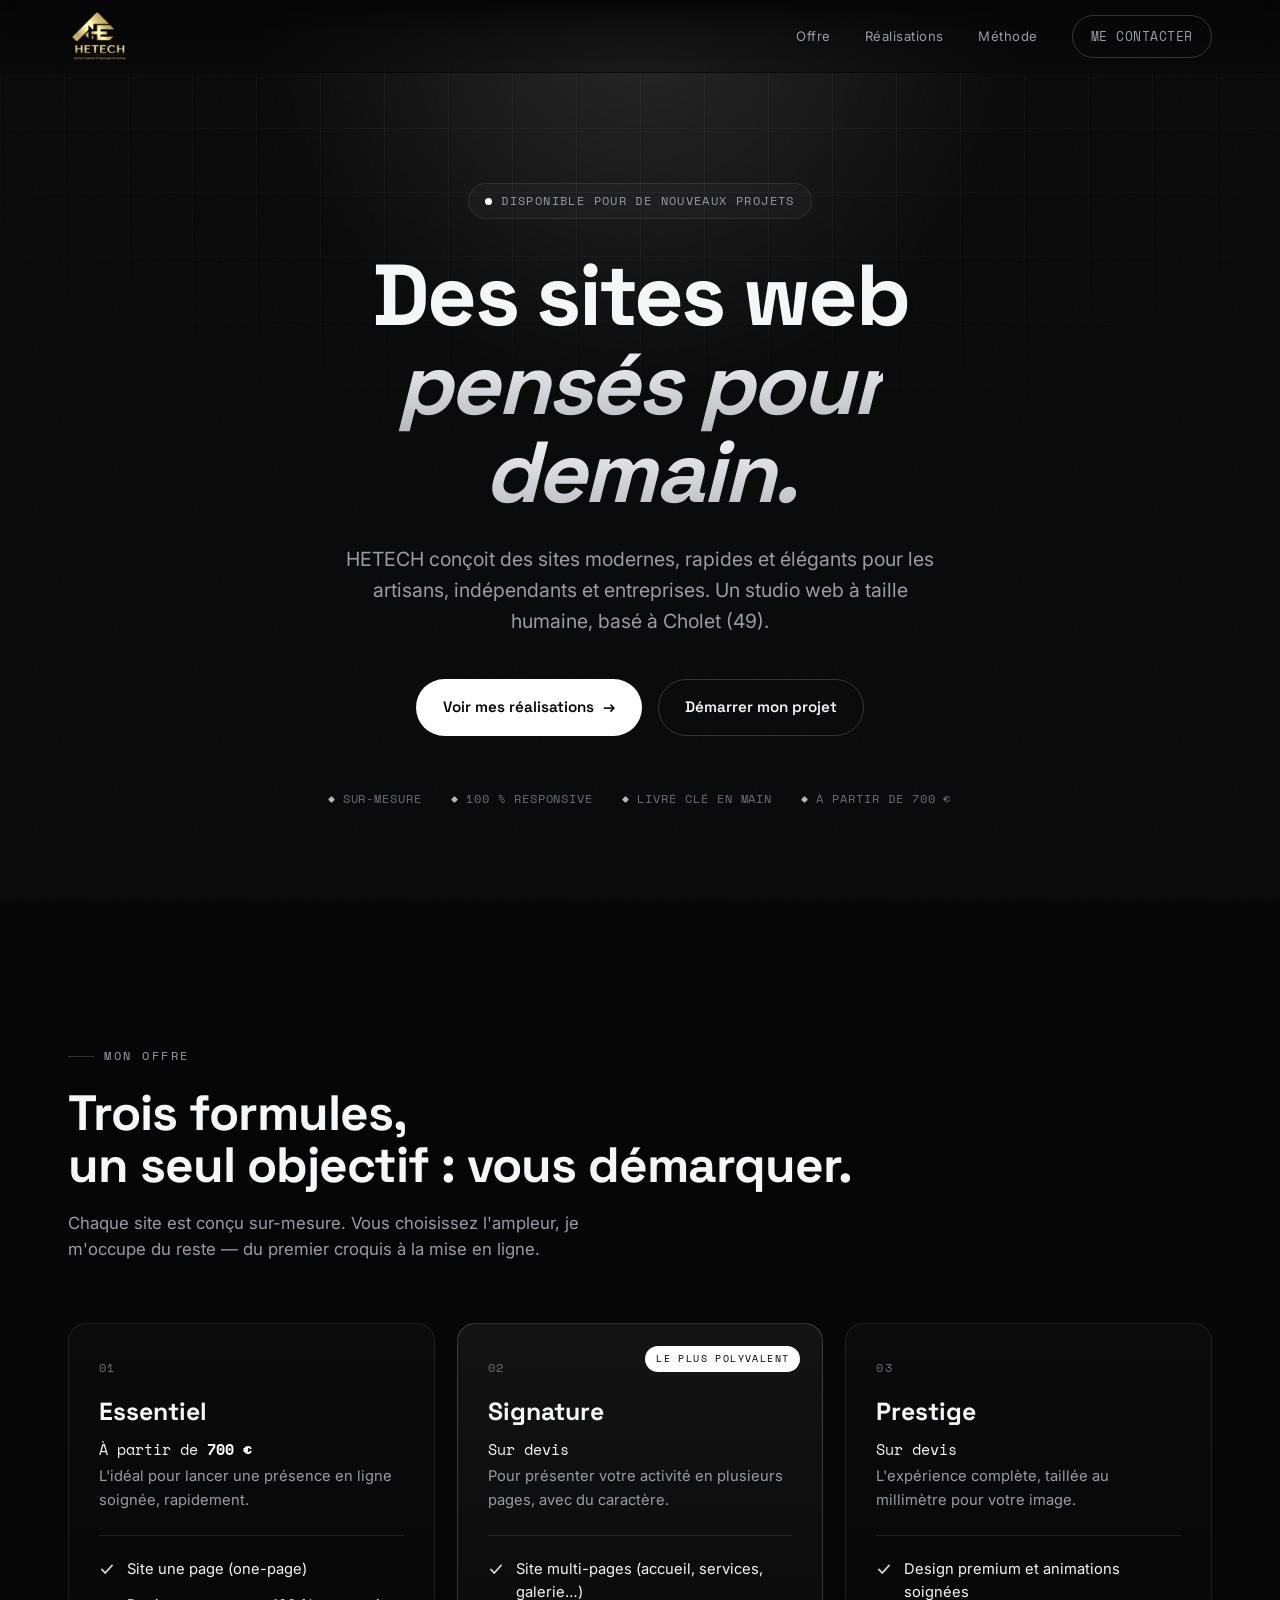
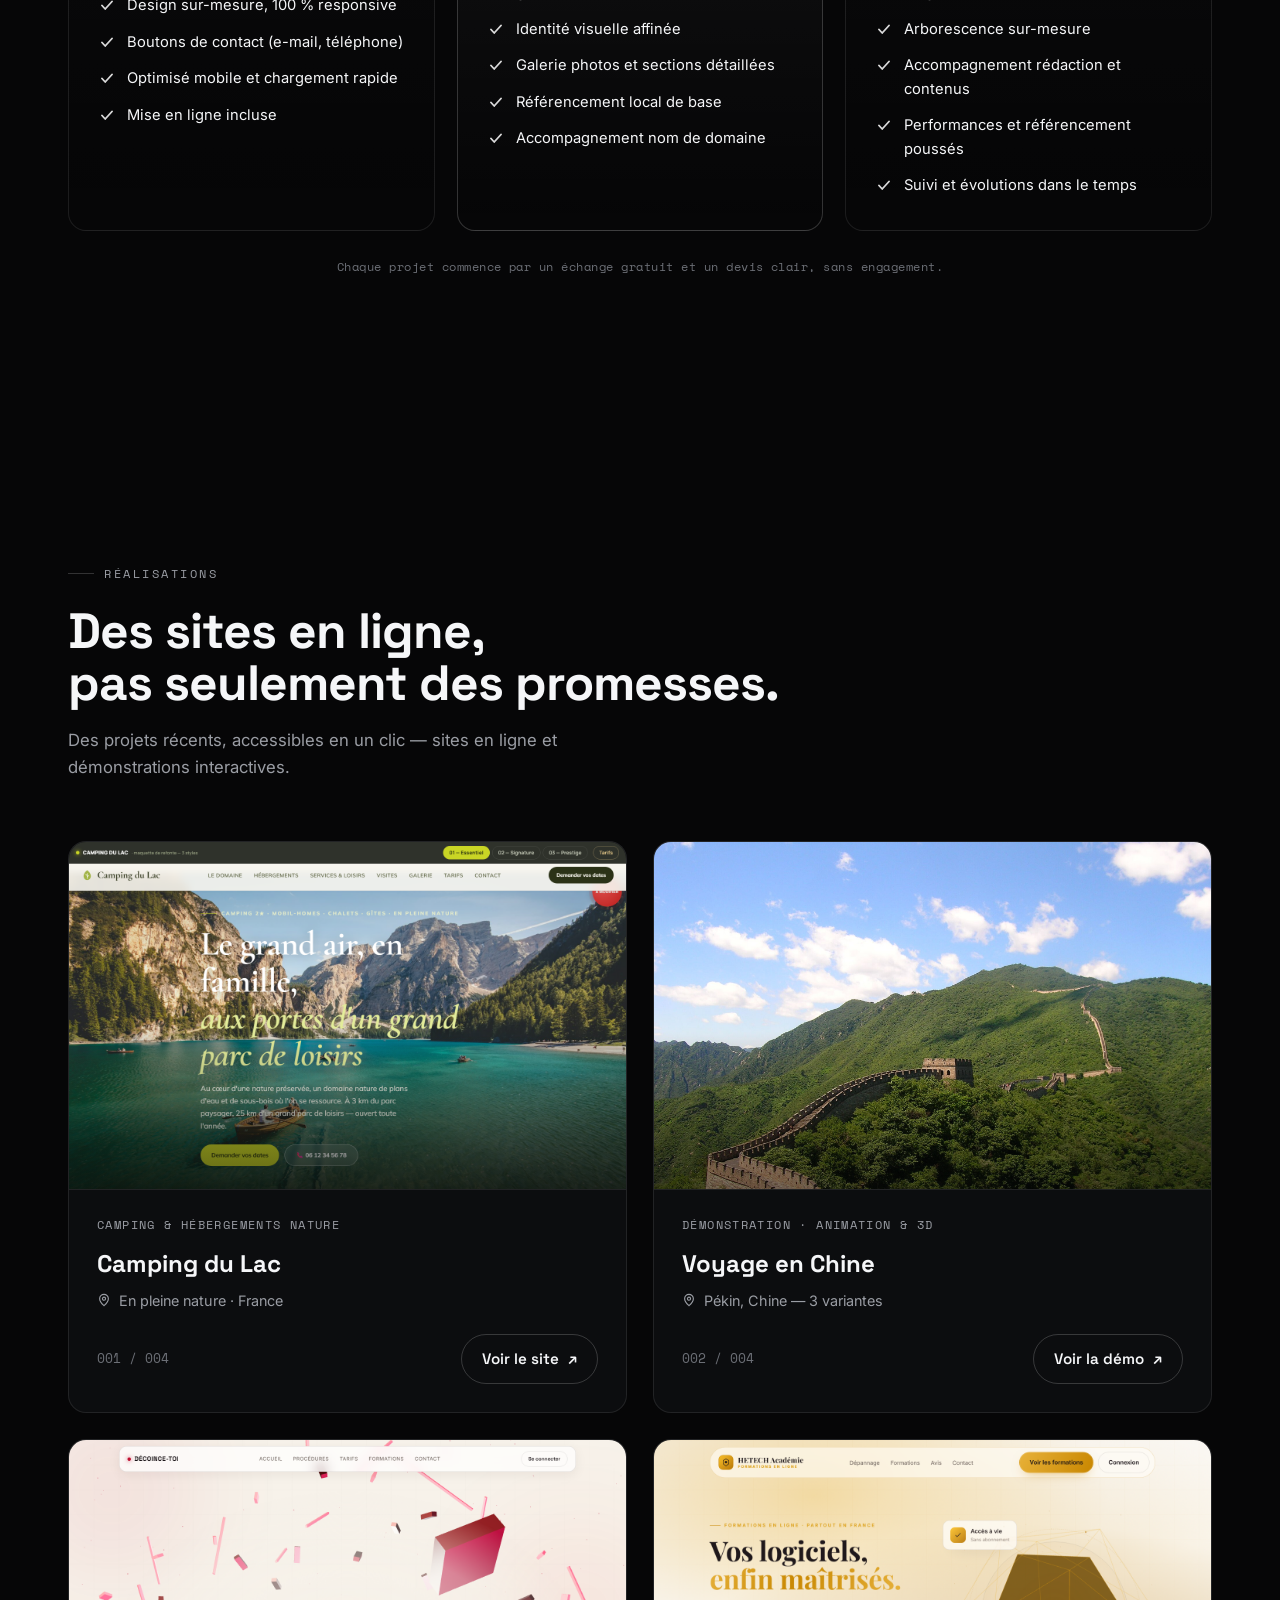
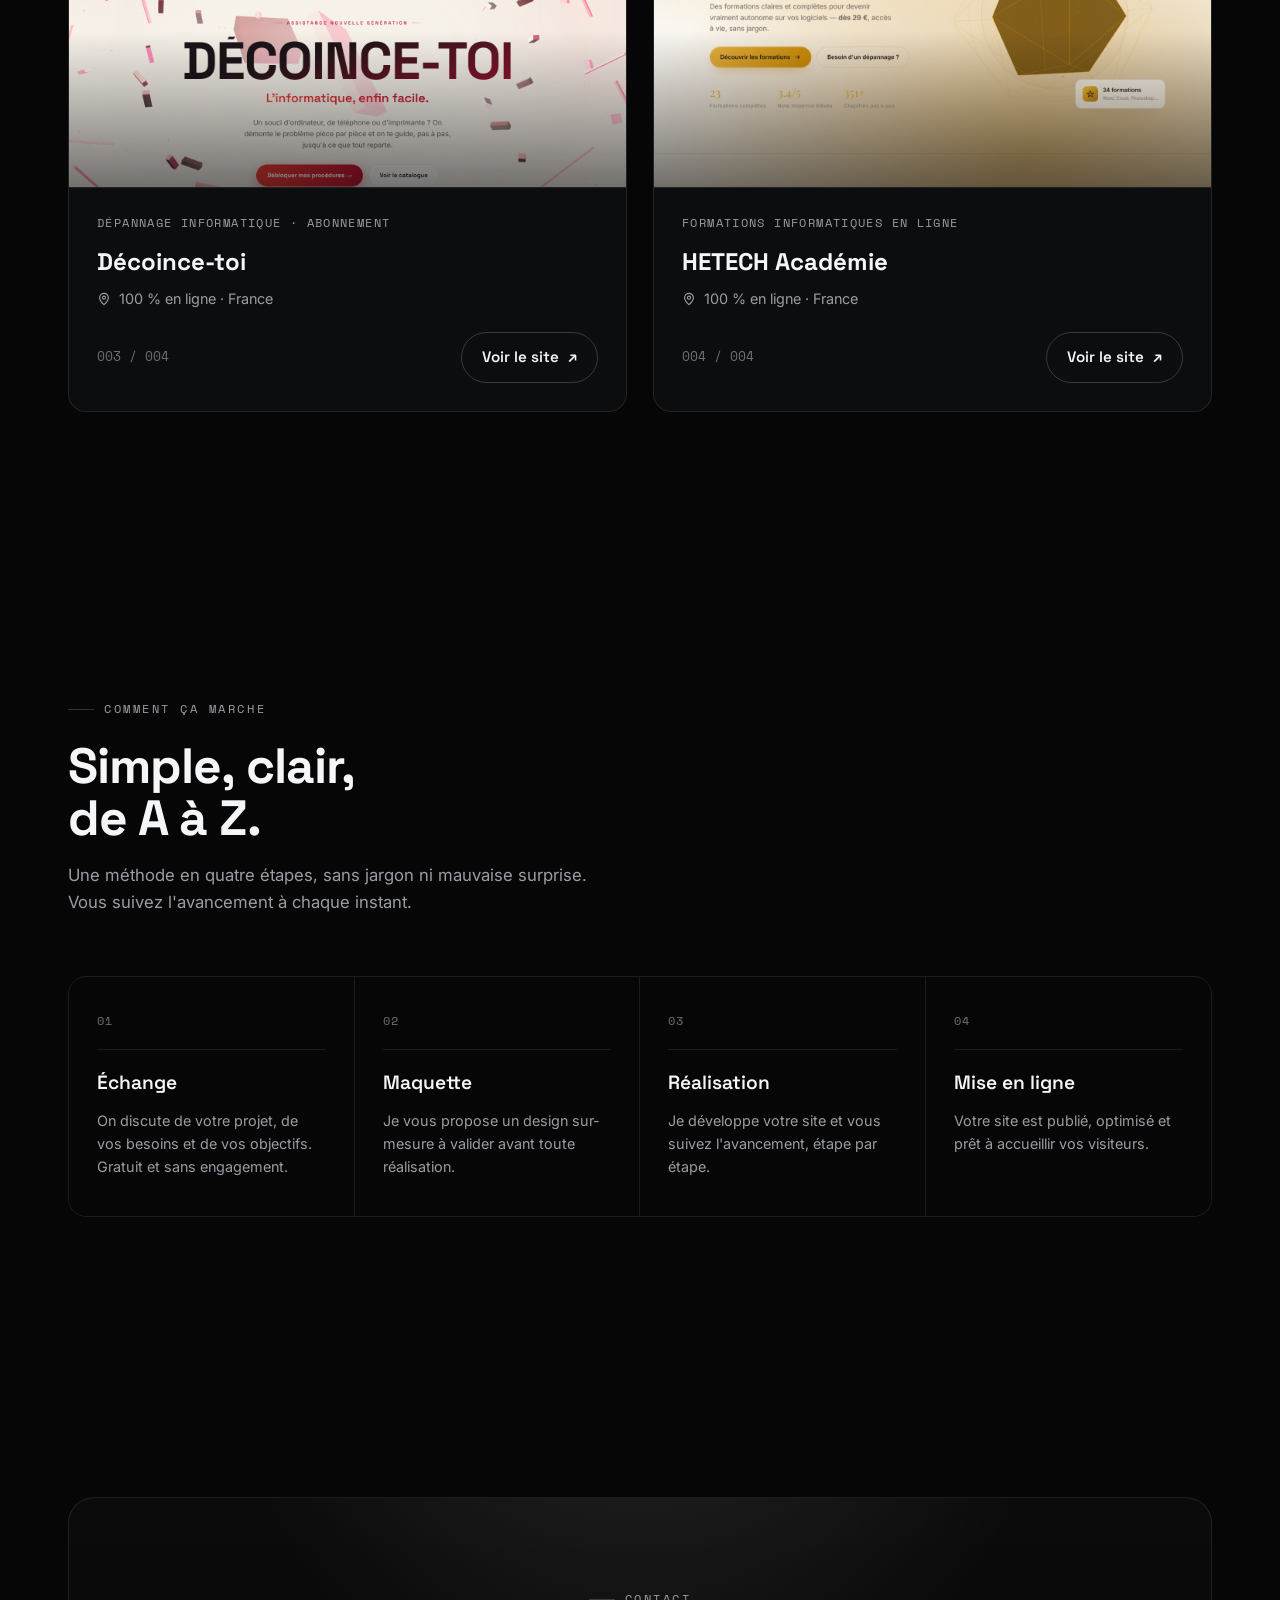
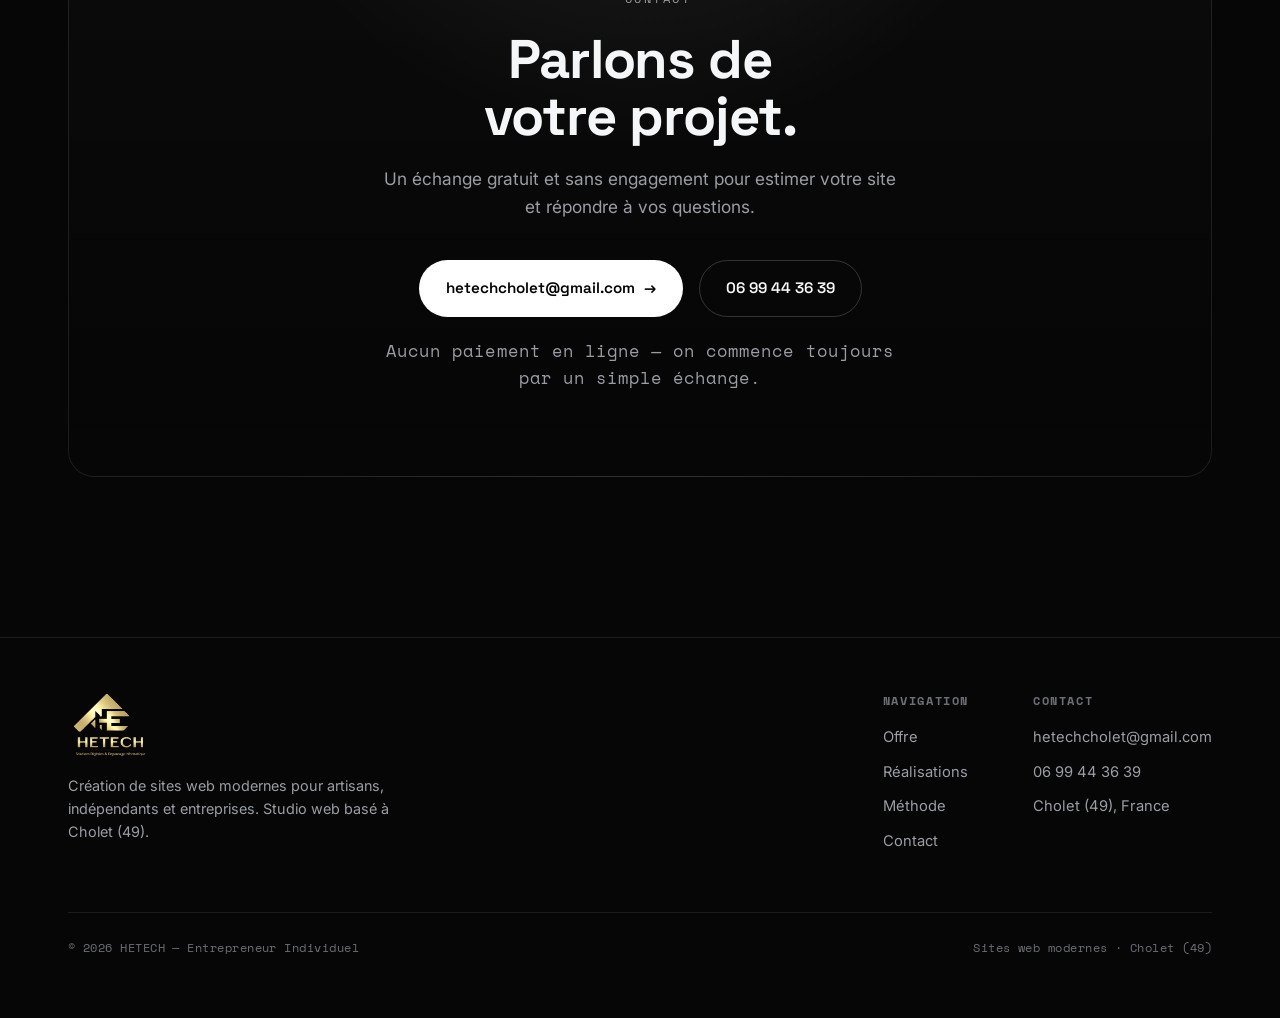
<file: index.html>
<!DOCTYPE html>
<html lang="fr">
<head>
<meta charset="UTF-8">
<meta name="viewport" content="width=device-width, initial-scale=1.0">
<title>HETECH — Création de sites web modernes à Cholet (49)</title>
<meta name="description" content="HETECH conçoit des sites web modernes, rapides et élégants pour artisans, indépendants et entreprises. Studio web basé à Cholet (49). À partir de 700 €.">
<meta name="theme-color" content="#060607">
<link rel="icon" type="image/png" href="images/logo-hetech.png">
<link rel="apple-touch-icon" href="images/logo-hetech.png">
<meta property="og:title" content="HETECH — Création de sites web modernes">
<meta property="og:description" content="Des sites web pensés pour demain. Studio web à Cholet (49). À partir de 700 €.">
<meta property="og:type" content="website">
<meta property="og:url" content="https://hetechweb.fr/">
<meta property="og:image" content="https://hetechweb.fr/images/og-image.png">
<meta property="og:image:width" content="1200">
<meta property="og:image:height" content="630">
<meta name="twitter:card" content="summary_large_image">
<meta name="twitter:title" content="HETECH — Création de sites web modernes">
<meta name="twitter:description" content="Des sites web pensés pour demain. Studio web à Cholet (49). À partir de 700 €.">
<meta name="twitter:image" content="https://hetechweb.fr/images/og-image.png">
<link rel="preconnect" href="https://fonts.googleapis.com">
<link rel="preconnect" href="https://fonts.gstatic.com" crossorigin>
<link href="https://fonts.googleapis.com/css2?family=Space+Grotesk:wght@400;500;600;700&family=Inter:wght@400;500;600&family=Space+Mono:wght@400;700&display=swap" rel="stylesheet">
<style>
  :root{
    --bg:#060607;
    --bg-2:#0c0d0f;
    --surface:rgba(255,255,255,.025);
    --ink:#f5f6f8;
    --muted:#9a9da4;
    --muted-2:#6c6f76;
    --line:rgba(255,255,255,.09);
    --line-strong:rgba(255,255,255,.18);
    --white:#ffffff;
    --glow:rgba(255,255,255,.55);
    --radius:18px;
    --maxw:1200px;
    --font-display:'Space Grotesk',system-ui,sans-serif;
    --font-body:'Inter',system-ui,sans-serif;
    --font-mono:'Space Mono','Space Grotesk',monospace;
  }

  *{margin:0;padding:0;box-sizing:border-box}
  html{scroll-behavior:smooth}
  body{
    background:var(--bg);
    color:var(--ink);
    font-family:var(--font-body);
    line-height:1.6;
    -webkit-font-smoothing:antialiased;
    overflow-x:hidden;
  }
  a{color:inherit;text-decoration:none}
  img{display:block;max-width:100%}

  /* ---------- Décor de fond futuriste ---------- */
  .bg-layer{position:fixed;inset:0;z-index:-2;pointer-events:none}
  .bg-grid{
    background-image:
      linear-gradient(to right,rgba(255,255,255,.035) 1px,transparent 1px),
      linear-gradient(to bottom,rgba(255,255,255,.035) 1px,transparent 1px);
    background-size:64px 64px;
    mask-image:radial-gradient(ellipse 90% 70% at 50% 0%,#000 30%,transparent 80%);
    -webkit-mask-image:radial-gradient(ellipse 90% 70% at 50% 0%,#000 30%,transparent 80%);
  }
  .bg-glow{
    position:fixed;z-index:-1;pointer-events:none;
    top:-360px;left:50%;transform:translateX(-50%);
    width:1000px;height:760px;
    background:radial-gradient(circle at 50% 50%,rgba(255,255,255,.12),transparent 62%);
    filter:blur(20px);
  }
  .bg-grain{
    position:fixed;inset:0;z-index:-1;pointer-events:none;opacity:.05;mix-blend-mode:screen;
    background-image:url("data:image/svg+xml,%3Csvg xmlns='http://www.w3.org/2000/svg' width='160' height='160'%3E%3Cfilter id='n'%3E%3CfeTurbulence type='fractalNoise' baseFrequency='.9' numOctaves='2'/%3E%3C/filter%3E%3Crect width='100%25' height='100%25' filter='url(%23n)'/%3E%3C/svg%3E");
  }

  /* ---------- Conteneur ---------- */
  .wrap{width:100%;max-width:var(--maxw);margin:0 auto;padding:0 28px}

  /* ---------- En-tête ---------- */
  header{
    position:sticky;top:0;z-index:50;
    backdrop-filter:saturate(140%) blur(14px);
    -webkit-backdrop-filter:saturate(140%) blur(14px);
    background:linear-gradient(to bottom,rgba(6,6,7,.82),rgba(6,6,7,.35));
    border-bottom:1px solid transparent;
    transition:border-color .3s ease,background .3s ease;
  }
  header.scrolled{border-bottom-color:var(--line);background:rgba(6,6,7,.9)}
  .nav{display:flex;align-items:center;justify-content:space-between;height:72px}
  .logo{display:flex;align-items:center;gap:11px}
  .logo-img{height:50px;width:auto;display:block}
  .foot-brand .logo-img{height:66px}
  .nav-links{display:flex;align-items:center;gap:34px}
  .nav-links a{font-size:.82rem;letter-spacing:.04em;color:var(--muted);transition:color .2s}
  .nav-links a:hover{color:var(--ink)}
  .nav-cta{
    font-family:var(--font-mono);font-size:.74rem;letter-spacing:.06em;
    padding:10px 18px;border:1px solid var(--line-strong);border-radius:999px;color:var(--ink);
    transition:.25s;text-transform:uppercase;
  }
  .nav-cta:hover{background:var(--white);color:#000;border-color:var(--white);box-shadow:0 0 28px rgba(255,255,255,.25)}
  .burger{display:none;flex-direction:column;gap:5px;background:none;border:0;cursor:pointer;padding:8px}
  .burger span{width:24px;height:2px;background:var(--ink);transition:.3s}
  .burger.open span:nth-child(1){transform:translateY(7px) rotate(45deg)}
  .burger.open span:nth-child(2){opacity:0}
  .burger.open span:nth-child(3){transform:translateY(-7px) rotate(-45deg)}

  .mobile-menu{
    position:fixed;inset:72px 0 auto 0;z-index:49;
    background:rgba(6,6,7,.97);backdrop-filter:blur(16px);
    border-bottom:1px solid var(--line);
    transform:translateY(-120%);transition:transform .35s cubic-bezier(.4,0,.2,1);
    padding:18px 28px 30px;
  }
  .mobile-menu.open{transform:translateY(0)}
  .mobile-menu a{display:block;padding:15px 0;font-family:var(--font-display);font-size:1.15rem;border-bottom:1px solid var(--line);color:var(--muted)}
  .mobile-menu a:last-child{border-bottom:0}

  /* ---------- Boutons ---------- */
  .btn{
    display:inline-flex;align-items:center;gap:9px;font-family:var(--font-display);font-weight:600;
    font-size:.95rem;padding:15px 26px;border-radius:999px;cursor:pointer;border:1px solid transparent;
    transition:.25s;white-space:nowrap;
  }
  .btn-primary{background:var(--white);color:#000;box-shadow:0 0 0 rgba(255,255,255,0)}
  .btn-primary:hover{box-shadow:0 0 36px rgba(255,255,255,.4);transform:translateY(-2px)}
  .btn-ghost{border-color:var(--line-strong);color:var(--ink)}
  .btn-ghost:hover{border-color:var(--white);background:rgba(255,255,255,.05);transform:translateY(-2px)}
  .btn .arrow{transition:transform .25s}
  .btn:hover .arrow{transform:translateX(4px)}

  /* ---------- Kicker / titres de section ---------- */
  .kicker{
    display:inline-flex;align-items:center;gap:10px;font-family:var(--font-mono);
    font-size:.72rem;letter-spacing:.22em;text-transform:uppercase;color:var(--muted);margin-bottom:22px;
  }
  .kicker::before{content:"";width:26px;height:1px;background:var(--line-strong)}
  .section-title{font-family:var(--font-display);font-weight:700;line-height:1.05;letter-spacing:-.02em;
    font-size:clamp(1.9rem,4.5vw,3.1rem)}
  .section-lead{color:var(--muted);font-size:1.05rem;max-width:560px;margin-top:18px}

  section{padding:clamp(80px,11vw,140px) 0;position:relative}
  .section-head{margin-bottom:60px}

  /* ---------- Hero ---------- */
  .hero{padding-top:clamp(70px,9vw,110px);padding-bottom:clamp(60px,8vw,90px);text-align:center}
  .badge{
    display:inline-flex;align-items:center;gap:9px;font-family:var(--font-mono);font-size:.72rem;
    letter-spacing:.12em;text-transform:uppercase;color:var(--muted);
    padding:8px 16px;border:1px solid var(--line);border-radius:999px;background:var(--surface);margin-bottom:32px;
  }
  .dot{width:7px;height:7px;border-radius:50%;background:#fff;box-shadow:0 0 0 0 rgba(255,255,255,.6);animation:pulse 2.4s infinite}
  @keyframes pulse{0%{box-shadow:0 0 0 0 rgba(255,255,255,.55)}70%{box-shadow:0 0 0 9px rgba(255,255,255,0)}100%{box-shadow:0 0 0 0 rgba(255,255,255,0)}}
  .hero h1{
    font-family:var(--font-display);font-weight:700;letter-spacing:-.03em;line-height:1.02;
    font-size:clamp(2.6rem,7.5vw,5.4rem);margin:0 auto;max-width:14ch;
  }
  .hero h1 .grad{
    background:linear-gradient(180deg,#fff 0%,#9a9da4 130%);
    -webkit-background-clip:text;background-clip:text;color:transparent;font-style:italic;
  }
  .hero p.lead{color:var(--muted);font-size:clamp(1.02rem,2vw,1.22rem);max-width:600px;margin:28px auto 0}
  .hero-cta{display:flex;gap:16px;justify-content:center;flex-wrap:wrap;margin-top:42px}
  .hero-meta{
    display:flex;gap:14px 30px;justify-content:center;flex-wrap:wrap;margin-top:54px;
    font-family:var(--font-mono);font-size:.74rem;letter-spacing:.08em;color:var(--muted-2);text-transform:uppercase;
  }
  .hero-meta span{display:inline-flex;align-items:center;gap:9px}
  .hero-meta span::before{content:"";width:5px;height:5px;background:var(--white);border-radius:1px;transform:rotate(45deg);opacity:.7}

  /* ---------- Offre ---------- */
  .cards{display:grid;grid-template-columns:repeat(3,1fr);gap:22px}
  .card-offer{
    position:relative;border:1px solid var(--line);border-radius:var(--radius);padding:34px 30px 32px;
    background:linear-gradient(180deg,var(--surface),transparent);transition:.3s;overflow:hidden;
  }
  .card-offer::after{content:"";position:absolute;inset:0;border-radius:var(--radius);
    background:radial-gradient(420px circle at 50% -10%,rgba(255,255,255,.1),transparent 60%);opacity:0;transition:.35s;pointer-events:none}
  .card-offer:hover{border-color:var(--line-strong);transform:translateY(-6px)}
  .card-offer:hover::after{opacity:1}
  .card-offer.featured{border-color:var(--line-strong);background:linear-gradient(180deg,rgba(255,255,255,.06),transparent)}
  .card-num{font-family:var(--font-mono);font-size:.78rem;color:var(--muted-2);letter-spacing:.1em}
  .tag-pop{position:absolute;top:22px;right:22px;font-family:var(--font-mono);font-size:.62rem;letter-spacing:.14em;
    text-transform:uppercase;color:#000;background:var(--white);padding:5px 11px;border-radius:999px}
  .card-offer h3{font-family:var(--font-display);font-weight:700;font-size:1.55rem;margin:14px 0 6px}
  .card-price{font-family:var(--font-mono);font-size:.92rem;color:var(--ink);margin-bottom:4px}
  .card-price b{color:var(--white)}
  .card-desc{color:var(--muted);font-size:.92rem;min-height:42px;margin-bottom:22px}
  .feat{list-style:none;display:flex;flex-direction:column;gap:13px;border-top:1px solid var(--line);padding-top:22px}
  .feat li{display:flex;gap:12px;align-items:flex-start;font-size:.92rem;color:var(--ink)}
  .feat li svg{flex:none;margin-top:3px;opacity:.85}
  .offer-note{margin-top:26px;font-family:var(--font-mono);font-size:.76rem;color:var(--muted-2);letter-spacing:.04em;text-align:center}

  /* ---------- Réalisations ---------- */
  .works{display:grid;grid-template-columns:repeat(2,1fr);gap:26px}
  .works.solo{display:block;max-width:620px;margin:0 auto}
  .work{
    border:1px solid var(--line);border-radius:var(--radius);overflow:hidden;background:var(--bg-2);transition:.3s;
    display:flex;flex-direction:column;
  }
  .work:hover{border-color:var(--line-strong);transform:translateY(-6px);box-shadow:0 24px 60px rgba(0,0,0,.5)}
  .work-shot{position:relative;aspect-ratio:16/10;overflow:hidden;border-bottom:1px solid var(--line)}
  .work-shot img{width:100%;height:100%;object-fit:cover;object-position:top center;transition:transform .6s cubic-bezier(.2,.7,.2,1)}
  .work:hover .work-shot img{transform:scale(1.04)}
  .work-shot::before{content:"";position:absolute;inset:0;z-index:1;background:linear-gradient(180deg,transparent 55%,rgba(6,6,7,.55));pointer-events:none}
  .work-body{padding:26px 28px 28px;display:flex;flex-direction:column;flex:1}
  .work-sector{font-family:var(--font-mono);font-size:.72rem;letter-spacing:.12em;text-transform:uppercase;color:var(--muted)}
  .work h3{font-family:var(--font-display);font-weight:700;font-size:1.5rem;margin:10px 0 6px}
  .work-loc{color:var(--muted);font-size:.9rem;display:flex;align-items:center;gap:8px;margin-bottom:22px}
  .work-foot{margin-top:auto;display:flex;align-items:center;justify-content:space-between;gap:14px}
  .link-site{display:inline-flex;align-items:center;gap:9px;font-family:var(--font-display);font-weight:600;font-size:.95rem;
    padding:12px 20px;border:1px solid var(--line-strong);border-radius:999px;transition:.25s}
  .link-site:hover{background:var(--white);color:#000;border-color:var(--white);box-shadow:0 0 28px rgba(255,255,255,.25)}
  .link-site .arrow{transition:transform .25s}
  .link-site:hover .arrow{transform:translate(3px,-3px)}
  .work-index{font-family:var(--font-mono);font-size:.8rem;color:var(--muted-2)}

  /* ---------- Comment ça marche ---------- */
  .steps{display:grid;grid-template-columns:repeat(4,1fr);gap:0;border:1px solid var(--line);border-radius:var(--radius);overflow:hidden}
  .step{padding:34px 28px 38px;border-right:1px solid var(--line);position:relative;transition:.3s}
  .step:last-child{border-right:0}
  .step:hover{background:var(--surface)}
  .step-num{font-family:var(--font-mono);font-size:.78rem;color:var(--muted-2);letter-spacing:.1em}
  .step-line{height:1px;background:var(--line);margin:18px 0;position:relative;overflow:hidden}
  .step-line::after{content:"";position:absolute;left:0;top:0;height:100%;width:0;background:var(--white);transition:width .6s ease}
  .step:hover .step-line::after{width:100%}
  .step h3{font-family:var(--font-display);font-weight:600;font-size:1.2rem;margin-bottom:10px}
  .step p{color:var(--muted);font-size:.9rem}

  /* ---------- Contact ---------- */
  .contact{text-align:center}
  .contact-card{
    border:1px solid var(--line);border-radius:26px;padding:clamp(46px,7vw,84px) 28px;
    background:radial-gradient(700px circle at 50% -30%,rgba(255,255,255,.1),transparent 60%),linear-gradient(180deg,var(--surface),transparent);
    position:relative;overflow:hidden;
  }
  .contact h2{font-family:var(--font-display);font-weight:700;letter-spacing:-.02em;font-size:clamp(2rem,5vw,3.4rem);line-height:1.05}
  .contact p{color:var(--muted);font-size:1.08rem;max-width:520px;margin:20px auto 0}
  .contact-actions{display:flex;gap:16px;justify-content:center;flex-wrap:wrap;margin-top:40px}
  .contact-note{margin-top:26px;font-family:var(--font-mono);font-size:.74rem;letter-spacing:.06em;color:var(--muted-2)}

  /* ---------- Pied de page ---------- */
  footer{border-top:1px solid var(--line);padding:54px 0 60px;margin-top:20px}
  .foot-grid{display:flex;justify-content:space-between;align-items:flex-start;gap:40px;flex-wrap:wrap}
  .foot-brand{max-width:340px}
  .foot-brand .logo{margin-bottom:16px}
  .foot-brand p{color:var(--muted);font-size:.9rem}
  .foot-cols{display:flex;gap:64px;flex-wrap:wrap}
  .foot-col h4{font-family:var(--font-mono);font-size:.72rem;letter-spacing:.14em;text-transform:uppercase;color:var(--muted-2);margin-bottom:16px}
  .foot-col a,.foot-col span{display:block;color:var(--muted);font-size:.92rem;margin-bottom:11px;transition:color .2s}
  .foot-col a:hover{color:var(--ink)}
  .foot-bottom{margin-top:48px;padding-top:26px;border-top:1px solid var(--line);display:flex;justify-content:space-between;
    gap:16px;flex-wrap:wrap;font-family:var(--font-mono);font-size:.72rem;color:var(--muted-2);letter-spacing:.04em}

  /* ---------- Reveal au scroll ---------- */
  .reveal{opacity:0;transform:translateY(26px);transition:opacity .7s ease,transform .7s cubic-bezier(.2,.7,.2,1)}
  .reveal.in{opacity:1;transform:none}
  .reveal[data-d="1"]{transition-delay:.08s}
  .reveal[data-d="2"]{transition-delay:.16s}
  .reveal[data-d="3"]{transition-delay:.24s}
  @media (prefers-reduced-motion:reduce){.reveal{opacity:1;transform:none;transition:none}.dot{animation:none}}

  /* ---------- Responsive ---------- */
  @media (max-width:980px){
    .cards{grid-template-columns:1fr;max-width:480px;margin:0 auto}
    .steps{grid-template-columns:repeat(2,1fr)}
    .step:nth-child(2){border-right:0}
    .step:nth-child(1),.step:nth-child(2){border-bottom:1px solid var(--line)}
  }
  @media (max-width:760px){
    .nav-links{display:none}
    .nav-cta{display:none}
    .burger{display:flex}
    .works{grid-template-columns:1fr}
    .hero-meta{gap:12px 20px}
    .foot-grid{flex-direction:column}
  }
  @media (max-width:520px){
    .wrap{padding:0 20px}
    .steps{grid-template-columns:1fr}
    .step{border-right:0;border-bottom:1px solid var(--line)}
    .step:last-child{border-bottom:0}
    .hero-cta .btn,.contact-actions .btn{width:100%;justify-content:center}
    .work-foot{flex-direction:column;align-items:stretch}
    .link-site{justify-content:center}
  }
</style>
</head>
<body>
  <div class="bg-layer bg-grid"></div>
  <div class="bg-glow"></div>
  <div class="bg-grain"></div>

  <!-- ======================= HEADER ======================= -->
  <header id="header">
    <div class="wrap nav">
      <a href="#top" class="logo" aria-label="HETECH — accueil">
        <img class="logo-img" src="images/logo-hetech.png" alt="HETECH — Solutions digitales et dépannage informatique" width="600" height="474">
      </a>
      <nav class="nav-links" aria-label="Navigation principale">
        <a href="#offre">Offre</a>
        <a href="#realisations">Réalisations</a>
        <a href="#methode">Méthode</a>
        <a href="#contact" class="nav-cta">Me contacter</a>
      </nav>
      <button class="burger" id="burger" aria-label="Ouvrir le menu" aria-expanded="false">
        <span></span><span></span><span></span>
      </button>
    </div>
  </header>
  <nav class="mobile-menu" id="mobileMenu" aria-label="Navigation mobile">
    <a href="#offre">Offre</a>
    <a href="#realisations">Réalisations</a>
    <a href="#methode">Méthode</a>
    <a href="#contact">Me contacter</a>
  </nav>

  <main id="top">
    <!-- ======================= HERO ======================= -->
    <section class="hero">
      <div class="wrap">
        <span class="badge reveal"><span class="dot"></span>Disponible pour de nouveaux projets</span>
        <h1 class="reveal" data-d="1">Des sites web<br><span class="grad">pensés pour demain.</span></h1>
        <p class="lead reveal" data-d="2">
          HETECH conçoit des sites modernes, rapides et élégants pour les artisans,
          indépendants et entreprises. Un studio web à taille humaine, basé à Cholet&nbsp;(49).
        </p>
        <div class="hero-cta reveal" data-d="3">
          <a href="#realisations" class="btn btn-primary">Voir mes réalisations <span class="arrow">→</span></a>
          <a href="#contact" class="btn btn-ghost">Démarrer mon projet</a>
        </div>
        <div class="hero-meta reveal" data-d="3">
          <span>Sur-mesure</span>
          <span>100&nbsp;% responsive</span>
          <span>Livré clé en main</span>
          <span>À partir de 700&nbsp;€</span>
        </div>
      </div>
    </section>

    <!-- ======================= OFFRE ======================= -->
    <section id="offre">
      <div class="wrap">
        <div class="section-head reveal">
          <span class="kicker">Mon offre</span>
          <h2 class="section-title">Trois formules,<br>un seul objectif&nbsp;: vous démarquer.</h2>
          <p class="section-lead">Chaque site est conçu sur-mesure. Vous choisissez l'ampleur, je m'occupe du reste — du premier croquis à la mise en ligne.</p>
        </div>

        <div class="cards">
          <article class="card-offer reveal" data-d="1">
            <div class="card-num">01</div>
            <h3>Essentiel</h3>
            <div class="card-price">À partir de <b>700&nbsp;€</b></div>
            <p class="card-desc">L'idéal pour lancer une présence en ligne soignée, rapidement.</p>
            <ul class="feat">
              <li><svg width="16" height="16" viewBox="0 0 16 16" fill="none"><path d="M3 8.5L6.2 12L13 4.5" stroke="white" stroke-width="1.8" stroke-linecap="round" stroke-linejoin="round"/></svg>Site une page (one-page)</li>
              <li><svg width="16" height="16" viewBox="0 0 16 16" fill="none"><path d="M3 8.5L6.2 12L13 4.5" stroke="white" stroke-width="1.8" stroke-linecap="round" stroke-linejoin="round"/></svg>Design sur-mesure, 100&nbsp;% responsive</li>
              <li><svg width="16" height="16" viewBox="0 0 16 16" fill="none"><path d="M3 8.5L6.2 12L13 4.5" stroke="white" stroke-width="1.8" stroke-linecap="round" stroke-linejoin="round"/></svg>Boutons de contact (e-mail, téléphone)</li>
              <li><svg width="16" height="16" viewBox="0 0 16 16" fill="none"><path d="M3 8.5L6.2 12L13 4.5" stroke="white" stroke-width="1.8" stroke-linecap="round" stroke-linejoin="round"/></svg>Optimisé mobile et chargement rapide</li>
              <li><svg width="16" height="16" viewBox="0 0 16 16" fill="none"><path d="M3 8.5L6.2 12L13 4.5" stroke="white" stroke-width="1.8" stroke-linecap="round" stroke-linejoin="round"/></svg>Mise en ligne incluse</li>
            </ul>
          </article>

          <article class="card-offer featured reveal" data-d="2">
            <span class="tag-pop">Le plus polyvalent</span>
            <div class="card-num">02</div>
            <h3>Signature</h3>
            <div class="card-price">Sur devis</div>
            <p class="card-desc">Pour présenter votre activité en plusieurs pages, avec du caractère.</p>
            <ul class="feat">
              <li><svg width="16" height="16" viewBox="0 0 16 16" fill="none"><path d="M3 8.5L6.2 12L13 4.5" stroke="white" stroke-width="1.8" stroke-linecap="round" stroke-linejoin="round"/></svg>Site multi-pages (accueil, services, galerie…)</li>
              <li><svg width="16" height="16" viewBox="0 0 16 16" fill="none"><path d="M3 8.5L6.2 12L13 4.5" stroke="white" stroke-width="1.8" stroke-linecap="round" stroke-linejoin="round"/></svg>Identité visuelle affinée</li>
              <li><svg width="16" height="16" viewBox="0 0 16 16" fill="none"><path d="M3 8.5L6.2 12L13 4.5" stroke="white" stroke-width="1.8" stroke-linecap="round" stroke-linejoin="round"/></svg>Galerie photos et sections détaillées</li>
              <li><svg width="16" height="16" viewBox="0 0 16 16" fill="none"><path d="M3 8.5L6.2 12L13 4.5" stroke="white" stroke-width="1.8" stroke-linecap="round" stroke-linejoin="round"/></svg>Référencement local de base</li>
              <li><svg width="16" height="16" viewBox="0 0 16 16" fill="none"><path d="M3 8.5L6.2 12L13 4.5" stroke="white" stroke-width="1.8" stroke-linecap="round" stroke-linejoin="round"/></svg>Accompagnement nom de domaine</li>
            </ul>
          </article>

          <article class="card-offer reveal" data-d="3">
            <div class="card-num">03</div>
            <h3>Prestige</h3>
            <div class="card-price">Sur devis</div>
            <p class="card-desc">L'expérience complète, taillée au millimètre pour votre image.</p>
            <ul class="feat">
              <li><svg width="16" height="16" viewBox="0 0 16 16" fill="none"><path d="M3 8.5L6.2 12L13 4.5" stroke="white" stroke-width="1.8" stroke-linecap="round" stroke-linejoin="round"/></svg>Design premium et animations soignées</li>
              <li><svg width="16" height="16" viewBox="0 0 16 16" fill="none"><path d="M3 8.5L6.2 12L13 4.5" stroke="white" stroke-width="1.8" stroke-linecap="round" stroke-linejoin="round"/></svg>Arborescence sur-mesure</li>
              <li><svg width="16" height="16" viewBox="0 0 16 16" fill="none"><path d="M3 8.5L6.2 12L13 4.5" stroke="white" stroke-width="1.8" stroke-linecap="round" stroke-linejoin="round"/></svg>Accompagnement rédaction et contenus</li>
              <li><svg width="16" height="16" viewBox="0 0 16 16" fill="none"><path d="M3 8.5L6.2 12L13 4.5" stroke="white" stroke-width="1.8" stroke-linecap="round" stroke-linejoin="round"/></svg>Performances et référencement poussés</li>
              <li><svg width="16" height="16" viewBox="0 0 16 16" fill="none"><path d="M3 8.5L6.2 12L13 4.5" stroke="white" stroke-width="1.8" stroke-linecap="round" stroke-linejoin="round"/></svg>Suivi et évolutions dans le temps</li>
            </ul>
          </article>
        </div>
        <p class="offer-note reveal">Chaque projet commence par un échange gratuit et un devis clair, sans engagement.</p>
      </div>
    </section>

    <!-- ======================= RÉALISATIONS ======================= -->
    <section id="realisations">
      <div class="wrap">
        <div class="section-head reveal">
          <span class="kicker">Réalisations</span>
          <h2 class="section-title">Des sites en ligne,<br>pas seulement des promesses.</h2>
          <p class="section-lead">Des projets récents, accessibles en un clic — sites en ligne et démonstrations interactives.</p>
        </div>

        <div class="works">
          <article class="work reveal" data-d="1">
            <div class="work-shot">
              <img src="images/camping-du-lac.png" alt="Aperçu du site Camping du Lac réalisé par HETECH" loading="lazy" width="1440" height="900">
            </div>
            <div class="work-body">
              <span class="work-sector">Camping &amp; hébergements nature</span>
              <h3>Camping du Lac</h3>
              <p class="work-loc">
                <svg width="14" height="14" viewBox="0 0 16 16" fill="none"><path d="M8 1.5c-2.8 0-5 2.2-5 5 0 3.6 5 8 5 8s5-4.4 5-8c0-2.8-2.2-5-5-5z" stroke="currentColor" stroke-width="1.3"/><circle cx="8" cy="6.5" r="1.8" stroke="currentColor" stroke-width="1.3"/></svg>
                En pleine nature · France
              </p>
              <div class="work-foot">
                <span class="work-index">001 / 004</span>
                <a class="link-site" href="https://nebuyr168.github.io/camping-du-lac/" target="_blank" rel="noopener">Voir le site <span class="arrow">↗</span></a>
              </div>
            </div>
          </article>

          <article class="work reveal" data-d="2">
            <div class="work-shot">
              <img src="images/chine-voyage.jpg" alt="Aperçu de la démonstration 3D « Voyage en Chine » réalisée par HETECH" loading="lazy" width="1440" height="900">
            </div>
            <div class="work-body">
              <span class="work-sector">Démonstration · Animation &amp; 3D</span>
              <h3>Voyage en Chine</h3>
              <p class="work-loc">
                <svg width="14" height="14" viewBox="0 0 16 16" fill="none"><path d="M8 1.5c-2.8 0-5 2.2-5 5 0 3.6 5 8 5 8s5-4.4 5-8c0-2.8-2.2-5-5-5z" stroke="currentColor" stroke-width="1.3"/><circle cx="8" cy="6.5" r="1.8" stroke="currentColor" stroke-width="1.3"/></svg>
                Pékin, Chine — 3 variantes
              </p>
              <div class="work-foot">
                <span class="work-index">002 / 004</span>
                <a class="link-site" href="chine-voyage/" target="_blank" rel="noopener">Voir la démo <span class="arrow">↗</span></a>
              </div>
            </div>
          </article>

          <article class="work reveal" data-d="1">
            <div class="work-shot">
              <img src="images/decoince-toi.png" alt="Aperçu du site Décoince-toi réalisé par HETECH" loading="lazy" width="1440" height="900">
            </div>
            <div class="work-body">
              <span class="work-sector">Dépannage informatique · Abonnement</span>
              <h3>Décoince-toi</h3>
              <p class="work-loc">
                <svg width="14" height="14" viewBox="0 0 16 16" fill="none"><path d="M8 1.5c-2.8 0-5 2.2-5 5 0 3.6 5 8 5 8s5-4.4 5-8c0-2.8-2.2-5-5-5z" stroke="currentColor" stroke-width="1.3"/><circle cx="8" cy="6.5" r="1.8" stroke="currentColor" stroke-width="1.3"/></svg>
                100&nbsp;% en ligne · France
              </p>
              <div class="work-foot">
                <span class="work-index">003 / 004</span>
                <a class="link-site" href="https://www.decoince-toi.fr" target="_blank" rel="noopener">Voir le site <span class="arrow">↗</span></a>
              </div>
            </div>
          </article>

          <article class="work reveal" data-d="2">
            <div class="work-shot">
              <img src="images/academie.png" alt="Aperçu du site HETECH Académie réalisé par HETECH" loading="lazy" width="1440" height="900">
            </div>
            <div class="work-body">
              <span class="work-sector">Formations informatiques en ligne</span>
              <h3>HETECH Académie</h3>
              <p class="work-loc">
                <svg width="14" height="14" viewBox="0 0 16 16" fill="none"><path d="M8 1.5c-2.8 0-5 2.2-5 5 0 3.6 5 8 5 8s5-4.4 5-8c0-2.8-2.2-5-5-5z" stroke="currentColor" stroke-width="1.3"/><circle cx="8" cy="6.5" r="1.8" stroke="currentColor" stroke-width="1.3"/></svg>
                100&nbsp;% en ligne · France
              </p>
              <div class="work-foot">
                <span class="work-index">004 / 004</span>
                <a class="link-site" href="https://academie.hetechweb.fr" target="_blank" rel="noopener">Voir le site <span class="arrow">↗</span></a>
              </div>
            </div>
          </article>
        </div>
      </div>
    </section>

    <!-- ======================= MÉTHODE ======================= -->
    <section id="methode">
      <div class="wrap">
        <div class="section-head reveal">
          <span class="kicker">Comment ça marche</span>
          <h2 class="section-title">Simple, clair,<br>de A à Z.</h2>
          <p class="section-lead">Une méthode en quatre étapes, sans jargon ni mauvaise surprise. Vous suivez l'avancement à chaque instant.</p>
        </div>

        <div class="steps">
          <div class="step reveal" data-d="1">
            <div class="step-num">01</div>
            <div class="step-line"></div>
            <h3>Échange</h3>
            <p>On discute de votre projet, de vos besoins et de vos objectifs. Gratuit et sans engagement.</p>
          </div>
          <div class="step reveal" data-d="1">
            <div class="step-num">02</div>
            <div class="step-line"></div>
            <h3>Maquette</h3>
            <p>Je vous propose un design sur-mesure à valider avant toute réalisation.</p>
          </div>
          <div class="step reveal" data-d="2">
            <div class="step-num">03</div>
            <div class="step-line"></div>
            <h3>Réalisation</h3>
            <p>Je développe votre site et vous suivez l'avancement, étape par étape.</p>
          </div>
          <div class="step reveal" data-d="2">
            <div class="step-num">04</div>
            <div class="step-line"></div>
            <h3>Mise en ligne</h3>
            <p>Votre site est publié, optimisé et prêt à accueillir vos visiteurs.</p>
          </div>
        </div>
      </div>
    </section>

    <!-- ======================= CONTACT ======================= -->
    <section id="contact" class="contact">
      <div class="wrap">
        <div class="contact-card reveal">
          <span class="kicker" style="justify-content:center">Contact</span>
          <h2>Parlons de<br>votre projet.</h2>
          <p>Un échange gratuit et sans engagement pour estimer votre site et répondre à vos questions.</p>
          <div class="contact-actions">
            <a href="mailto:hetechcholet@gmail.com" class="btn btn-primary">hetechcholet@gmail.com <span class="arrow">→</span></a>
            <a href="tel:+33699443639" class="btn btn-ghost">06 99 44 36 39</a>
          </div>
          <p class="contact-note">Aucun paiement en ligne — on commence toujours par un simple échange.</p>
        </div>
      </div>
    </section>
  </main>

  <!-- ======================= FOOTER ======================= -->
  <footer>
    <div class="wrap">
      <div class="foot-grid">
        <div class="foot-brand">
          <a href="#top" class="logo" aria-label="HETECH">
            <img class="logo-img" src="images/logo-hetech.png" alt="HETECH — Solutions digitales et dépannage informatique" width="600" height="474">
          </a>
          <p>Création de sites web modernes pour artisans, indépendants et entreprises. Studio web basé à Cholet&nbsp;(49).</p>
        </div>
        <div class="foot-cols">
          <div class="foot-col">
            <h4>Navigation</h4>
            <a href="#offre">Offre</a>
            <a href="#realisations">Réalisations</a>
            <a href="#methode">Méthode</a>
            <a href="#contact">Contact</a>
          </div>
          <div class="foot-col">
            <h4>Contact</h4>
            <a href="mailto:hetechcholet@gmail.com">hetechcholet@gmail.com</a>
            <a href="tel:+33699443639">06 99 44 36 39</a>
            <span>Cholet (49), France</span>
          </div>
        </div>
      </div>
      <div class="foot-bottom">
        <span>© <span id="year">2026</span> HETECH — Entrepreneur Individuel</span>
        <span>Sites web modernes · Cholet (49)</span>
      </div>
    </div>
  </footer>

  <script>
    // Année dynamique
    document.getElementById('year').textContent = new Date().getFullYear();

    // En-tête au scroll
    const header = document.getElementById('header');
    const onScroll = () => header.classList.toggle('scrolled', window.scrollY > 8);
    onScroll();
    window.addEventListener('scroll', onScroll, {passive:true});

    // Menu mobile
    const burger = document.getElementById('burger');
    const menu = document.getElementById('mobileMenu');
    const toggleMenu = (open) => {
      const willOpen = open ?? !menu.classList.contains('open');
      menu.classList.toggle('open', willOpen);
      burger.classList.toggle('open', willOpen);
      burger.setAttribute('aria-expanded', willOpen);
    };
    burger.addEventListener('click', () => toggleMenu());
    menu.querySelectorAll('a').forEach(a => a.addEventListener('click', () => toggleMenu(false)));

    // Reveal au scroll
    const io = new IntersectionObserver((entries) => {
      entries.forEach(e => { if (e.isIntersecting){ e.target.classList.add('in'); io.unobserve(e.target); } });
    }, {threshold:.12, rootMargin:'0px 0px -8% 0px'});
    document.querySelectorAll('.reveal').forEach(el => io.observe(el));
  </script>
</body>
</html>
</file>
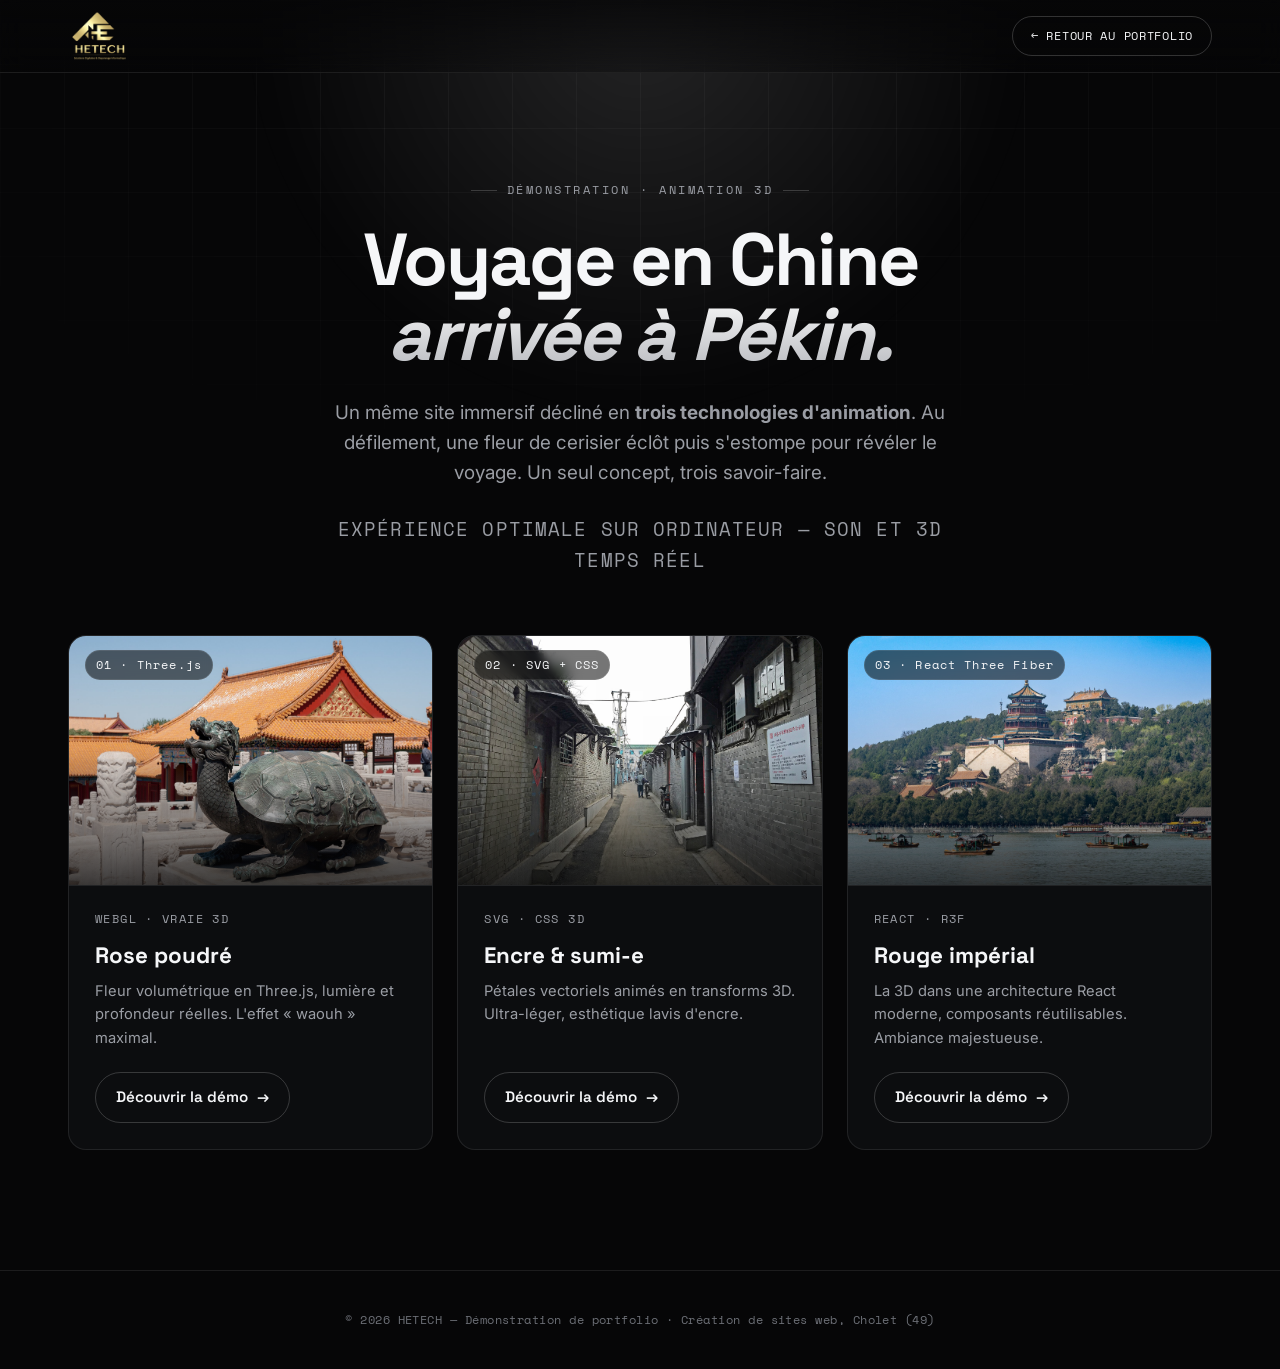
<file: chine-voyage/index.html>
<!DOCTYPE html>
<html lang="fr">
<head>
<meta charset="UTF-8">
<meta name="viewport" content="width=device-width, initial-scale=1.0">
<title>Voyage en Chine — Démonstration 3D · HETECH</title>
<meta name="description" content="Démonstration interactive HETECH : un site immersif « Voyage en Chine » décliné en trois technologies d'animation (Three.js, SVG/CSS, React Three Fiber). Une fleur de cerisier qui éclôt au défilement.">
<meta name="theme-color" content="#060607">
<link rel="icon" type="image/png" href="../images/logo-hetech.png">
<link rel="preconnect" href="https://fonts.googleapis.com">
<link rel="preconnect" href="https://fonts.gstatic.com" crossorigin>
<link href="https://fonts.googleapis.com/css2?family=Space+Grotesk:wght@400;500;600;700&family=Inter:wght@400;500;600&family=Space+Mono:wght@400;700&display=swap" rel="stylesheet">
<style>
  :root{
    --bg:#060607; --bg-2:#0c0d0f; --surface:rgba(255,255,255,.025);
    --ink:#f5f6f8; --muted:#9a9da4; --muted-2:#6c6f76;
    --line:rgba(255,255,255,.09); --line-strong:rgba(255,255,255,.18); --white:#fff;
    --radius:18px; --maxw:1200px;
    --font-display:'Space Grotesk',system-ui,sans-serif;
    --font-body:'Inter',system-ui,sans-serif;
    --font-mono:'Space Mono','Space Grotesk',monospace;
  }
  *{margin:0;padding:0;box-sizing:border-box}
  html{scroll-behavior:smooth}
  body{background:var(--bg);color:var(--ink);font-family:var(--font-body);line-height:1.6;-webkit-font-smoothing:antialiased;overflow-x:hidden}
  a{color:inherit;text-decoration:none}
  img{display:block;max-width:100%}

  .bg-grid{position:fixed;inset:0;z-index:-2;pointer-events:none;
    background-image:linear-gradient(to right,rgba(255,255,255,.035) 1px,transparent 1px),linear-gradient(to bottom,rgba(255,255,255,.035) 1px,transparent 1px);
    background-size:64px 64px;
    -webkit-mask-image:radial-gradient(ellipse 90% 70% at 50% 0%,#000 30%,transparent 80%);
    mask-image:radial-gradient(ellipse 90% 70% at 50% 0%,#000 30%,transparent 80%);}
  .bg-glow{position:fixed;z-index:-1;pointer-events:none;top:-360px;left:50%;transform:translateX(-50%);
    width:1000px;height:760px;background:radial-gradient(circle at 50% 50%,rgba(255,255,255,.12),transparent 62%);filter:blur(20px)}

  .wrap{width:100%;max-width:var(--maxw);margin:0 auto;padding:0 28px}

  header{position:sticky;top:0;z-index:50;backdrop-filter:saturate(140%) blur(14px);
    -webkit-backdrop-filter:saturate(140%) blur(14px);
    background:linear-gradient(to bottom,rgba(6,6,7,.82),rgba(6,6,7,.35));border-bottom:1px solid var(--line)}
  .nav{display:flex;align-items:center;justify-content:space-between;height:72px}
  .logo-img{height:50px;width:auto;display:block}
  .back-link{font-family:var(--font-mono);font-size:.74rem;letter-spacing:.06em;text-transform:uppercase;
    padding:10px 18px;border:1px solid var(--line-strong);border-radius:999px;color:var(--ink);transition:.25s}
  .back-link:hover{background:var(--white);color:#000;border-color:var(--white);box-shadow:0 0 28px rgba(255,255,255,.25)}

  .hero{text-align:center;padding:clamp(60px,8vw,100px) 0 clamp(40px,5vw,60px)}
  .kicker{display:inline-flex;align-items:center;gap:10px;font-family:var(--font-mono);font-size:.72rem;
    letter-spacing:.22em;text-transform:uppercase;color:var(--muted);margin-bottom:22px}
  .kicker::before,.kicker::after{content:"";width:26px;height:1px;background:var(--line-strong)}
  .hero h1{font-family:var(--font-display);font-weight:700;letter-spacing:-.03em;line-height:1.02;
    font-size:clamp(2.4rem,6.5vw,4.6rem);margin:0 auto;max-width:16ch}
  .hero h1 .grad{background:linear-gradient(180deg,#fff,#9a9da4 130%);-webkit-background-clip:text;background-clip:text;color:transparent;font-style:italic}
  .hero p{color:var(--muted);font-size:clamp(1rem,2vw,1.18rem);max-width:620px;margin:26px auto 0}
  .hero-note{margin-top:22px;font-family:var(--font-mono);font-size:.72rem;letter-spacing:.06em;color:var(--muted-2);text-transform:uppercase}

  .variants{display:grid;grid-template-columns:repeat(3,1fr);gap:24px;padding-bottom:clamp(70px,10vw,120px)}
  .variant{border:1px solid var(--line);border-radius:var(--radius);overflow:hidden;background:var(--bg-2);
    display:flex;flex-direction:column;transition:.3s}
  .variant:hover{border-color:var(--line-strong);transform:translateY(-6px);box-shadow:0 24px 60px rgba(0,0,0,.5)}
  .variant-shot{position:relative;aspect-ratio:16/11;overflow:hidden;border-bottom:1px solid var(--line)}
  .variant-shot img{width:100%;height:100%;object-fit:cover;transition:transform .6s cubic-bezier(.2,.7,.2,1)}
  .variant:hover .variant-shot img{transform:scale(1.05)}
  .variant-shot::before{content:"";position:absolute;inset:0;z-index:1;background:linear-gradient(180deg,transparent 45%,rgba(6,6,7,.75));pointer-events:none}
  .variant-num{position:absolute;top:14px;left:16px;z-index:2;font-family:var(--font-mono);font-size:.72rem;
    letter-spacing:.1em;color:var(--ink);background:rgba(6,6,7,.55);border:1px solid var(--line);padding:5px 10px;border-radius:999px;backdrop-filter:blur(4px)}
  .variant-body{padding:24px 26px 26px;display:flex;flex-direction:column;flex:1}
  .variant-tech{font-family:var(--font-mono);font-size:.72rem;letter-spacing:.12em;text-transform:uppercase;color:var(--muted)}
  .variant h2{font-family:var(--font-display);font-weight:700;font-size:1.4rem;margin:10px 0 6px}
  .variant p{color:var(--muted);font-size:.92rem;margin-bottom:22px}
  .variant-link{margin-top:auto;display:inline-flex;align-items:center;gap:9px;font-family:var(--font-display);
    font-weight:600;font-size:.95rem;padding:12px 20px;border:1px solid var(--line-strong);border-radius:999px;transition:.25s;align-self:flex-start}
  .variant-link:hover{background:var(--white);color:#000;border-color:var(--white);box-shadow:0 0 28px rgba(255,255,255,.25)}
  .variant-link .arrow{transition:transform .25s}
  .variant-link:hover .arrow{transform:translateX(4px)}

  footer{border-top:1px solid var(--line);padding:40px 0;text-align:center;
    font-family:var(--font-mono);font-size:.72rem;letter-spacing:.04em;color:var(--muted-2)}

  @media (max-width:900px){.variants{grid-template-columns:1fr;max-width:460px;margin:0 auto}}
  @media (max-width:520px){.wrap{padding:0 20px}}
</style>
</head>
<body>
  <div class="bg-grid"></div>
  <div class="bg-glow"></div>

  <header>
    <div class="wrap nav">
      <a href="../" class="logo" aria-label="Retour à l'accueil HETECH">
        <img class="logo-img" src="../images/logo-hetech.png" alt="HETECH" width="600" height="474">
      </a>
      <a href="../#realisations" class="back-link">← Retour au portfolio</a>
    </div>
  </header>

  <main class="wrap">
    <section class="hero">
      <span class="kicker">Démonstration · Animation 3D</span>
      <h1>Voyage en Chine<br><span class="grad">arrivée à Pékin.</span></h1>
      <p>
        Un même site immersif décliné en <strong>trois technologies d'animation</strong>.
        Au défilement, une fleur de cerisier éclôt puis s'estompe pour révéler le voyage.
        Un seul concept, trois savoir-faire.
      </p>
      <p class="hero-note">Expérience optimale sur ordinateur — son et 3D temps réel</p>
    </section>

    <section class="variants" aria-label="Les trois variantes">
      <article class="variant">
        <div class="variant-shot">
          <span class="variant-num">01 · Three.js</span>
          <img src="v1/assets/photos/forbidden-city.jpg" alt="Aperçu de la variante Three.js — Cité interdite" loading="lazy">
        </div>
        <div class="variant-body">
          <span class="variant-tech">WebGL · vraie 3D</span>
          <h2>Rose poudré</h2>
          <p>Fleur volumétrique en Three.js, lumière et profondeur réelles. L'effet « waouh » maximal.</p>
          <a class="variant-link" href="v1/">Découvrir la démo <span class="arrow">→</span></a>
        </div>
      </article>

      <article class="variant">
        <div class="variant-shot">
          <span class="variant-num">02 · SVG + CSS</span>
          <img src="v2/assets/photos/hutong.jpg" alt="Aperçu de la variante SVG et CSS — hutong de Pékin" loading="lazy">
        </div>
        <div class="variant-body">
          <span class="variant-tech">SVG · CSS 3D</span>
          <h2>Encre & sumi-e</h2>
          <p>Pétales vectoriels animés en transforms 3D. Ultra-léger, esthétique lavis d'encre.</p>
          <a class="variant-link" href="v2/">Découvrir la démo <span class="arrow">→</span></a>
        </div>
      </article>

      <article class="variant">
        <div class="variant-shot">
          <span class="variant-num">03 · React Three Fiber</span>
          <img src="v1/assets/photos/summer-palace.jpg" alt="Aperçu de la variante React Three Fiber — Palais d'été" loading="lazy">
        </div>
        <div class="variant-body">
          <span class="variant-tech">React · R3F</span>
          <h2>Rouge impérial</h2>
          <p>La 3D dans une architecture React moderne, composants réutilisables. Ambiance majestueuse.</p>
          <a class="variant-link" href="v3/">Découvrir la démo <span class="arrow">→</span></a>
        </div>
      </article>
    </section>
  </main>

  <footer>
    <div class="wrap">© <span id="year">2026</span> HETECH — Démonstration de portfolio · Création de sites web, Cholet (49)</div>
  </footer>

  <script>document.getElementById('year').textContent = new Date().getFullYear();</script>
</body>
</html>
</file>
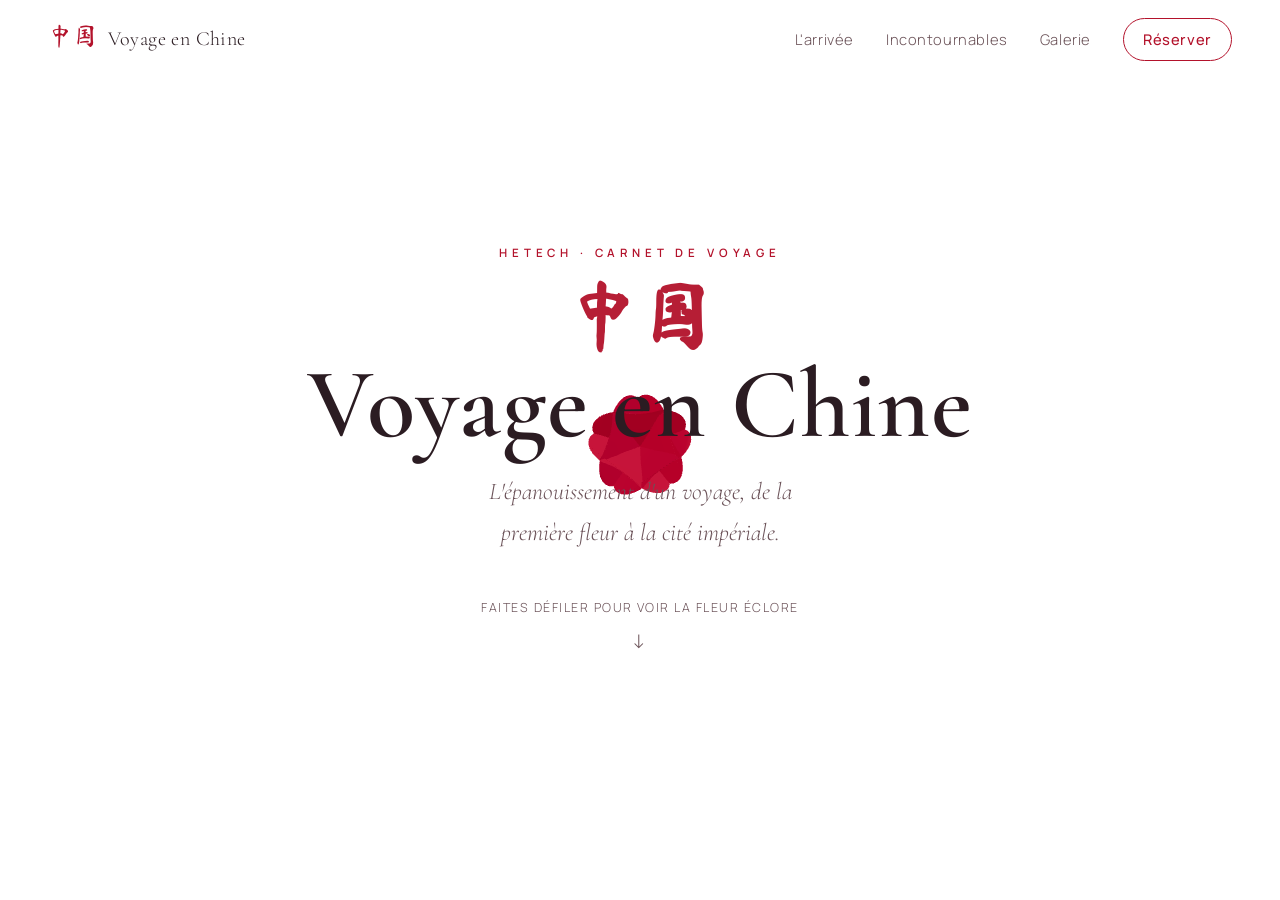
<file: chine-voyage/v3/index.html>
<!DOCTYPE html>
<html lang="fr">
  <head>
    <meta charset="UTF-8" />
    <link rel="icon" href="data:image/svg+xml,%3Csvg xmlns='http://www.w3.org/2000/svg' viewBox='0 0 32 32'%3E%3Ctext y='26' font-size='26'%3E%F0%9F%8C%B8%3C/text%3E%3C/svg%3E" />
    <meta name="viewport" content="width=device-width, initial-scale=1.0" />
    <title>Voyage en Chine — Arrivée à Pékin · React Three Fiber</title>
    <meta
      name="description"
      content="Site immersif : un voyage en Chine au départ de Pékin, où une fleur de cerisier éclôt au fil du défilement. Variante 3 — React Three Fiber, rouge impérial. Démonstration HETECH."
    />

    <!-- Polices -->
    <link rel="preconnect" href="https://fonts.googleapis.com" />
    <link rel="preconnect" href="https://fonts.gstatic.com" crossorigin />
    <link
      href="https://fonts.googleapis.com/css2?family=Cormorant+Garamond:ital,wght@0,400;0,500;0,600;1,400&family=Manrope:wght@300;400;500;600;700&family=Ma+Shan+Zheng&display=swap"
      rel="stylesheet"
    />
    <script type="module" crossorigin src="./assets/index-n0SWtCKK.js"></script>
    <link rel="stylesheet" crossorigin href="./assets/index-D-X1dZuy.css">
  </head>
  <body>
    <div id="root"></div>
  </body>
</html>
</file>
<file: chine-voyage/v3/assets/index-D-X1dZuy.css>
:root{--laque: #b3122b;--cinabre: #c0392b;--laque-fonce: #9b1322;--or: #c9a24b;--or-clair: #e3c27e;--encre: #2b1c22;--encre-pur: #1a1a1a;--encre-doux: #6b5258;--creme: #fff8f0;--creme-rose: #fdeee6;--font-titre: "Cormorant Garamond", Georgia, serif;--font-corps: "Manrope", system-ui, sans-serif;--font-cn: "Ma Shan Zheng", "Cormorant Garamond", serif;--max: 1180px;--ease: cubic-bezier(.22, 1, .36, 1)}*{margin:0;padding:0;box-sizing:border-box}html{scroll-behavior:smooth}body{font-family:var(--font-corps);color:var(--encre);background:radial-gradient(1200px 760px at 50% -12%,#fffdfa 0%,var(--creme) 38%,var(--creme-rose) 72%,#f7ddd2 100%);font-weight:300;line-height:1.7;-webkit-font-smoothing:antialiased;overflow-x:hidden}#root{position:relative}.app-canvas{position:fixed!important;top:0;right:0;bottom:0;left:0;width:100vw!important;height:100vh!important;z-index:1}.overlay{position:relative;z-index:2;width:100%}.container{width:min(var(--max),90vw);margin-inline:auto}.nav{position:fixed;top:0;left:0;right:0;z-index:30;display:flex;align-items:center;justify-content:space-between;padding:1.1rem clamp(1.2rem,4vw,3rem);transition:background .4s var(--ease),backdrop-filter .4s var(--ease),box-shadow .4s var(--ease)}.nav.is-scrolled{background:#fff8f0d1;-webkit-backdrop-filter:blur(12px);backdrop-filter:blur(12px);box-shadow:0 1px #b3122b29}.nav__brand{display:flex;align-items:baseline;gap:.6rem;text-decoration:none;color:var(--encre)}.nav__cn{font-family:var(--font-cn);font-size:1.55rem;color:var(--laque);line-height:1}.nav__fr{font-family:var(--font-titre);font-size:1.25rem;letter-spacing:.02em}.nav__links{display:flex;align-items:center;gap:clamp(1rem,2.5vw,2.2rem)}.nav__links a{text-decoration:none;color:var(--encre-doux);font-size:.92rem;letter-spacing:.04em;transition:color .3s}.nav__links a:hover{color:var(--laque)}.nav__cta{border:1px solid var(--laque);padding:.5rem 1.2rem;border-radius:999px;color:var(--laque)!important;font-weight:500}.nav__cta:hover{background:var(--laque);color:var(--creme)!important}.hero{height:100vh;display:flex;flex-direction:column;align-items:center;justify-content:center;text-align:center;padding:0 1.5rem;gap:1.1rem;will-change:opacity,transform}.hero__eyebrow{text-transform:uppercase;letter-spacing:.42em;font-size:.72rem;color:var(--laque);font-weight:600}.hero__title{display:flex;flex-direction:column;align-items:center;gap:.1rem}.hero__cn{font-family:var(--font-cn);font-size:clamp(2.6rem,7vw,4.6rem);color:var(--laque);line-height:1;opacity:.95}.hero__main{font-family:var(--font-titre);font-weight:600;font-size:clamp(2.8rem,9vw,6.2rem);line-height:1;letter-spacing:.01em;color:var(--encre)}.hero__subtitle{font-family:var(--font-titre);font-style:italic;font-size:clamp(1.1rem,2.4vw,1.5rem);color:var(--encre-doux);max-width:36ch}.scroll-hint{margin-top:1.6rem;display:flex;flex-direction:column;align-items:center;gap:.4rem;font-size:.78rem;letter-spacing:.12em;text-transform:uppercase;color:var(--encre-doux)}.scroll-hint__arrow{font-size:1.2rem;animation:bob 1.8s var(--ease) infinite}@keyframes bob{0%,to{transform:translateY(0);opacity:.6}50%{transform:translateY(8px);opacity:1}}.eyebrow{text-transform:uppercase;letter-spacing:.3em;font-size:.74rem;font-weight:700;color:var(--laque);margin-bottom:.8rem}.section-title{font-family:var(--font-titre);font-weight:600;font-size:clamp(2.1rem,5vw,3.6rem);line-height:1.1;letter-spacing:.01em;margin-bottom:1.2rem;color:var(--encre)}.lead{font-size:clamp(1.02rem,1.8vw,1.22rem);color:var(--encre-doux);max-width:62ch}.lead--center{margin-inline:auto;text-align:center}.arrivee{position:relative;background:linear-gradient(180deg,#fff8f0,#fff);padding:clamp(6rem,14vh,11rem) 0 clamp(5rem,12vh,9rem);overflow:hidden;box-shadow:0 -30px 60px #b3122b1a}.arrivee__inner{text-align:center}.plane{position:absolute;top:12%;left:-140px;color:var(--laque);opacity:.85;will-change:transform}.stats{display:flex;flex-wrap:wrap;justify-content:center;gap:clamp(1.5rem,6vw,4.5rem);margin-top:2.8rem}.stat{display:flex;flex-direction:column;gap:.2rem}.stat__num{font-family:var(--font-titre);font-weight:600;font-size:clamp(1.8rem,4vw,2.8rem);color:var(--laque)}.stat__label{font-size:.82rem;letter-spacing:.06em;text-transform:uppercase;color:var(--encre-doux)}.incontournables{background:#fff;padding:clamp(5rem,11vh,8rem) 0;text-align:center}.cards{display:grid;grid-template-columns:repeat(auto-fit,minmax(280px,1fr));gap:1.6rem;margin-top:3rem;text-align:left}.card{background:var(--creme);border:1px solid rgba(179,18,43,.16);border-radius:18px;overflow:hidden;transition:transform .5s var(--ease),box-shadow .5s var(--ease)}.card:hover{transform:translateY(-8px);box-shadow:0 24px 50px #b3122b33}.card__media{position:relative;aspect-ratio:16 / 10;background:linear-gradient(135deg,var(--laque),var(--cinabre) 55%,var(--laque-fonce));overflow:hidden}.card__media img{width:100%;height:100%;object-fit:cover;display:block;transition:transform .6s var(--ease)}.card:hover .card__media img{transform:scale(1.06)}.card h3{font-family:var(--font-titre);font-weight:600;font-size:1.5rem;margin:1.1rem 1.3rem .4rem;color:var(--encre)}.card p{margin:0 1.3rem 1.4rem;color:var(--encre-doux);font-size:.98rem}.galerie{background:linear-gradient(180deg,#fff,#fff4ec);padding:clamp(5rem,11vh,8rem) 0;text-align:center}.gallery-grid{width:min(var(--max),92vw);margin:3rem auto 0;display:grid;grid-template-columns:repeat(4,1fr);grid-auto-rows:200px;gap:1rem}.gallery-item{position:relative;border-radius:16px;background:linear-gradient(135deg,var(--cinabre),var(--laque-fonce));overflow:hidden}.gallery-item img{width:100%;height:100%;object-fit:cover;display:block;transition:transform .6s var(--ease)}.gallery-item:hover img{transform:scale(1.05)}.gallery-item--tall{grid-row:span 2}.gallery-item--wide{grid-column:span 2}.cta{background:linear-gradient(135deg,var(--laque),var(--laque-fonce) 55%,#6f0c19);color:var(--creme);text-align:center;padding:clamp(5rem,13vh,9rem) 0;position:relative}.cta__title{font-family:var(--font-titre);font-weight:600;font-size:clamp(2.2rem,5vw,3.6rem);color:#fff}.cta__text{color:#fff8f0e0;margin:1rem auto 2.2rem;max-width:46ch}.cta__actions{display:flex;gap:1rem;justify-content:center;flex-wrap:wrap}.btn{display:inline-block;padding:.9rem 2rem;border-radius:999px;text-decoration:none;font-size:.95rem;letter-spacing:.04em;font-weight:500;transition:transform .3s var(--ease),box-shadow .3s var(--ease),background .3s,color .3s}.btn--primary{background:var(--or-clair);color:var(--encre);box-shadow:0 12px 30px #00000038}.btn--primary:hover{transform:translateY(-3px);box-shadow:0 18px 40px #0000004d;background:var(--or)}.btn--ghost{border:1px solid rgba(255,255,255,.7);color:#fff}.btn--ghost:hover{background:#ffffff24}.footer{background:var(--encre);color:#f4e6d9;padding:3.5rem 0;text-align:center}.footer__brand{font-family:var(--font-cn);font-size:1.65rem;color:var(--or-clair);margin-bottom:.8rem}.footer__note{max-width:54ch;margin:0 auto .8rem;color:#d9c4b6;font-size:.92rem}.footer__legal{font-size:.8rem;color:#a8948a}.footer__note strong{color:var(--or-clair);font-weight:600}.reveal{opacity:0;transform:translateY(34px);transition:opacity .9s var(--ease),transform .9s var(--ease)}.reveal.is-in{opacity:1;transform:none}@media (max-width: 760px){.nav__links a:not(.nav__cta){display:none}.gallery-grid{grid-template-columns:repeat(2,1fr)}.gallery-item--wide{grid-column:span 2}}@media (prefers-reduced-motion: reduce){html{scroll-behavior:auto}.scroll-hint__arrow{animation:none}.reveal{opacity:1;transform:none;transition:none}}
</file>
